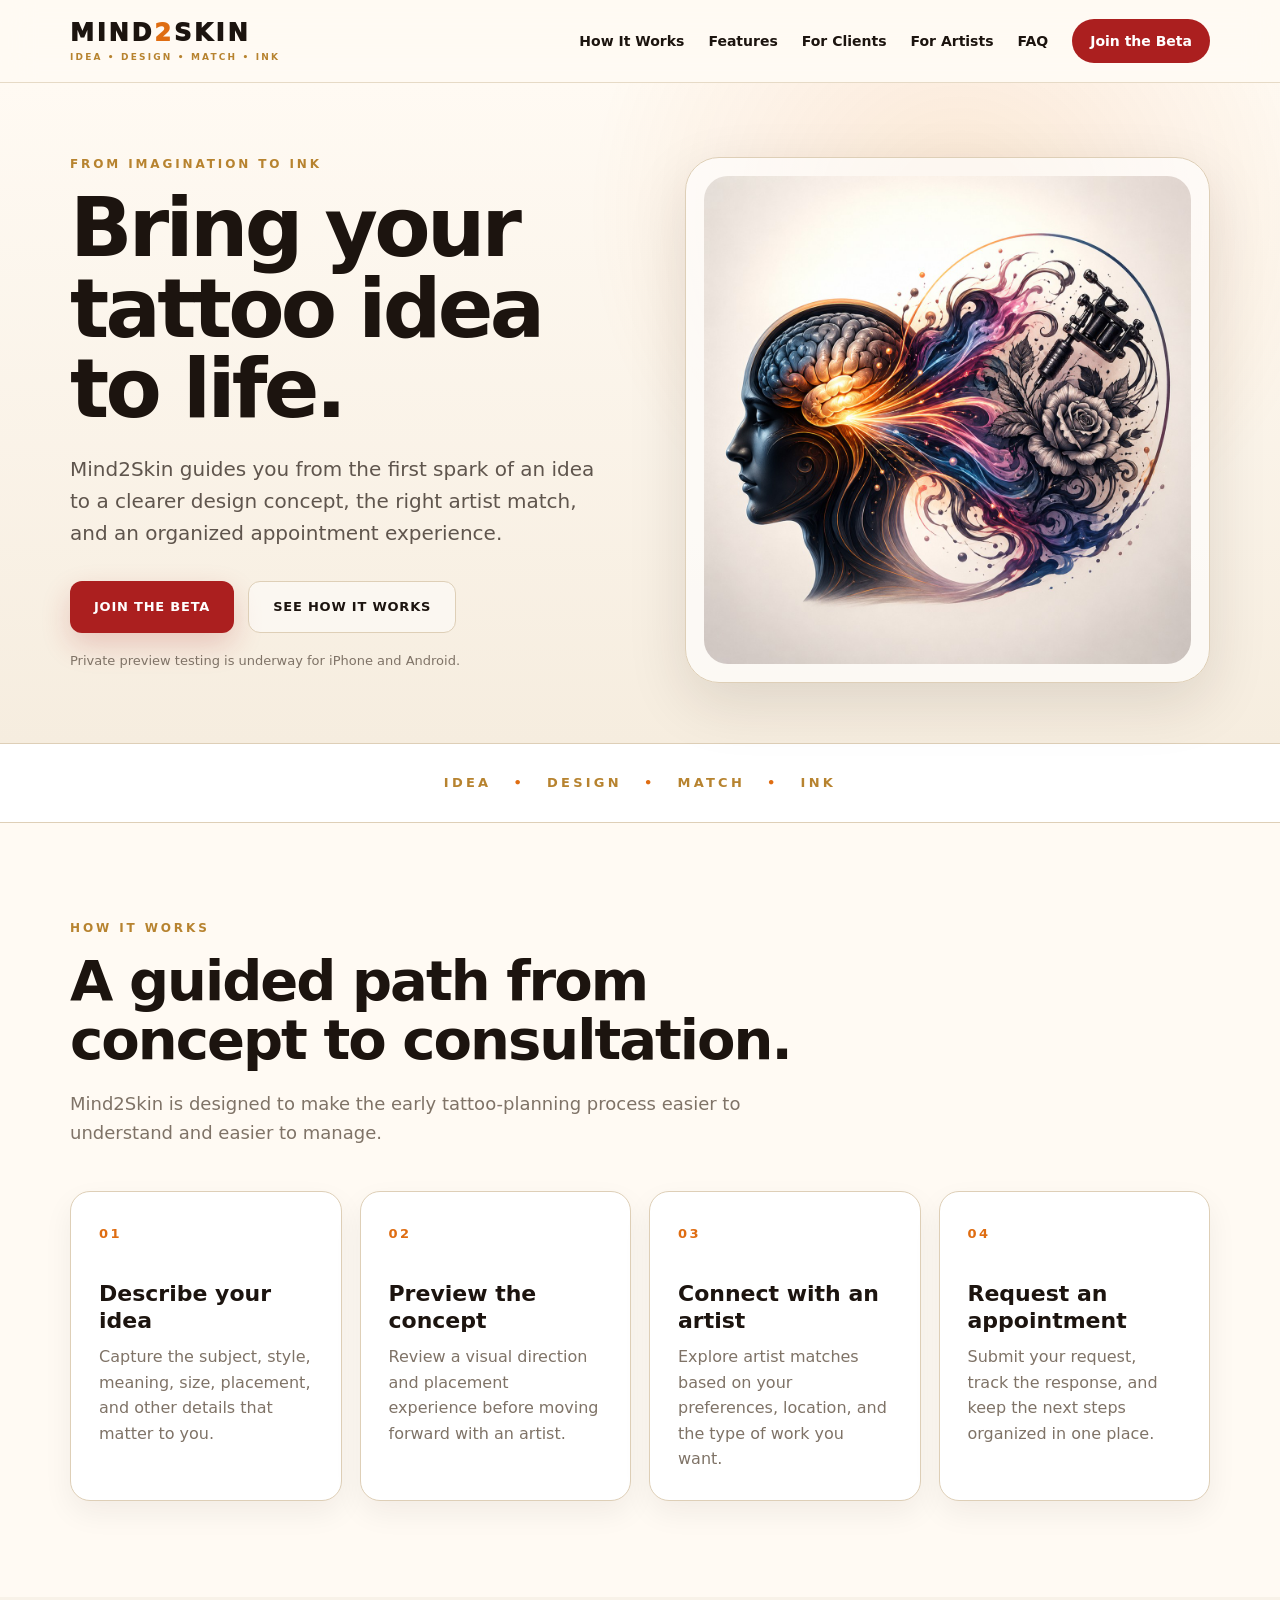
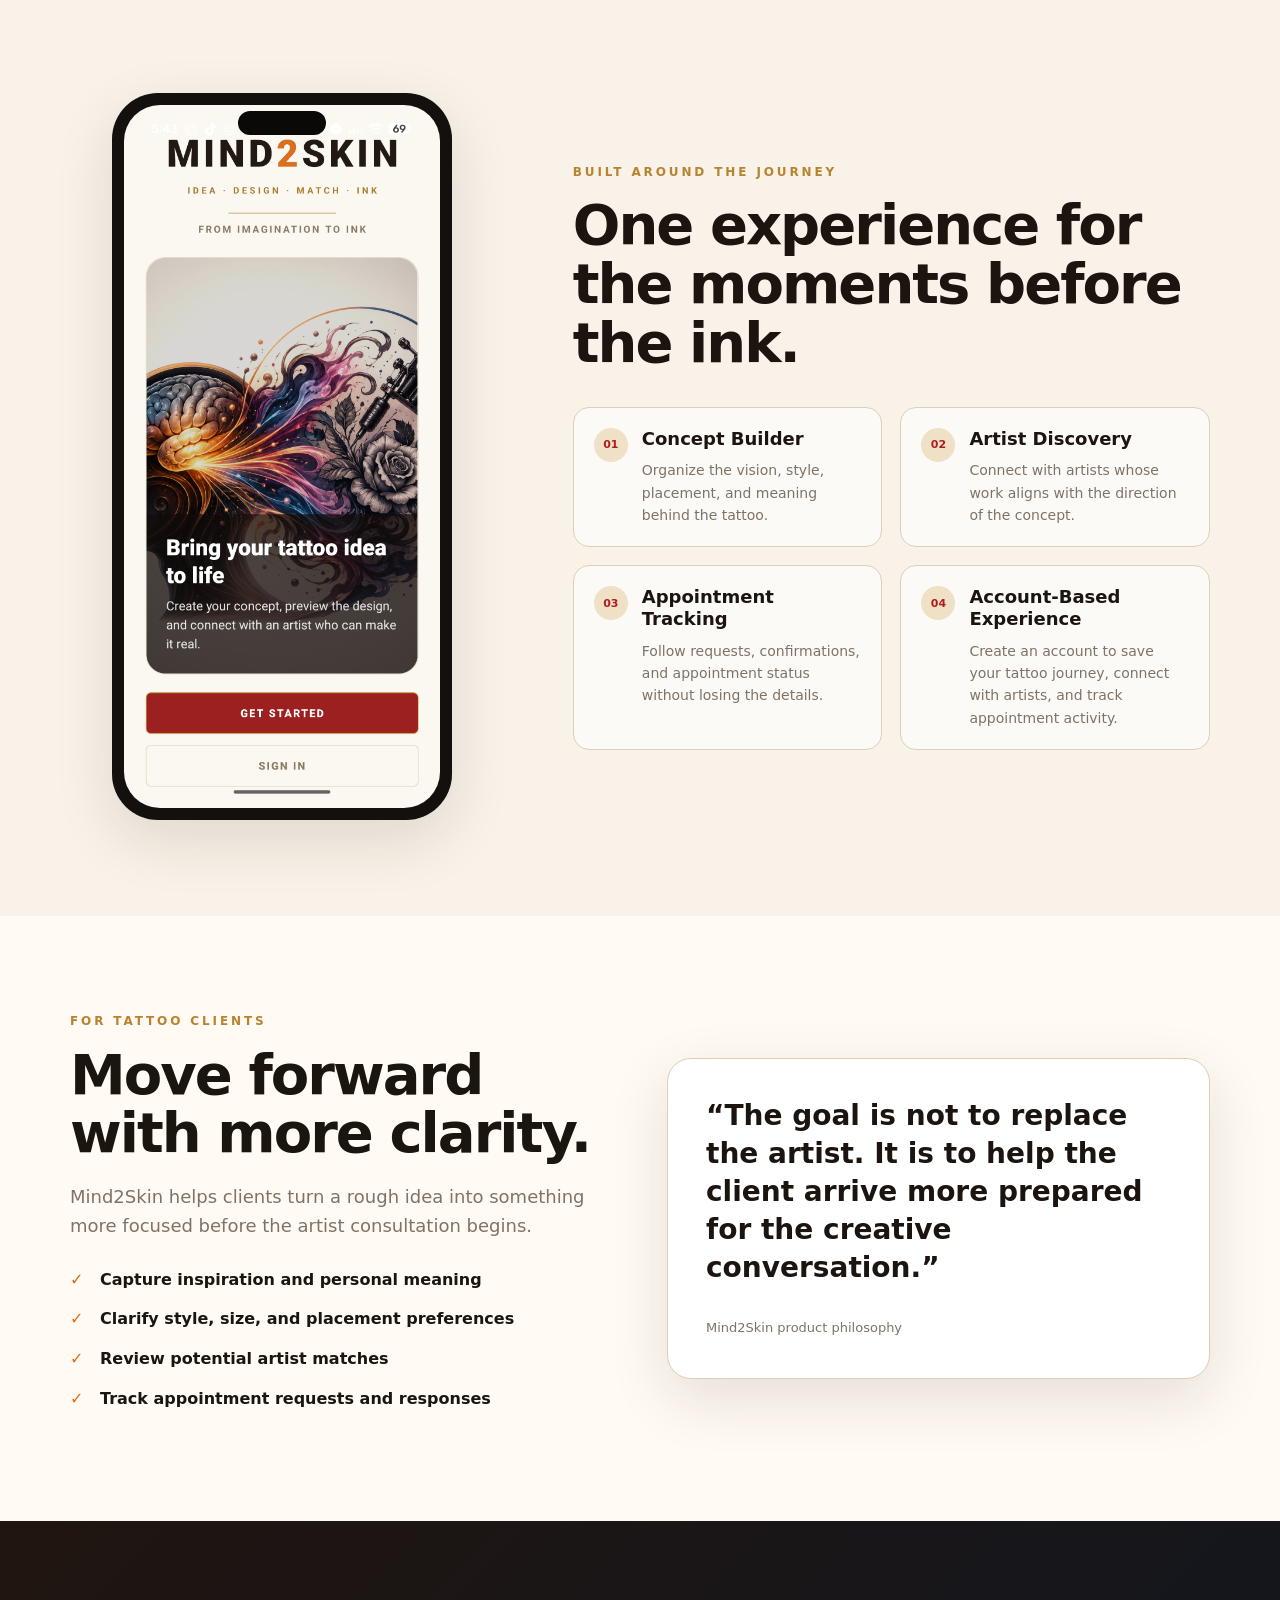
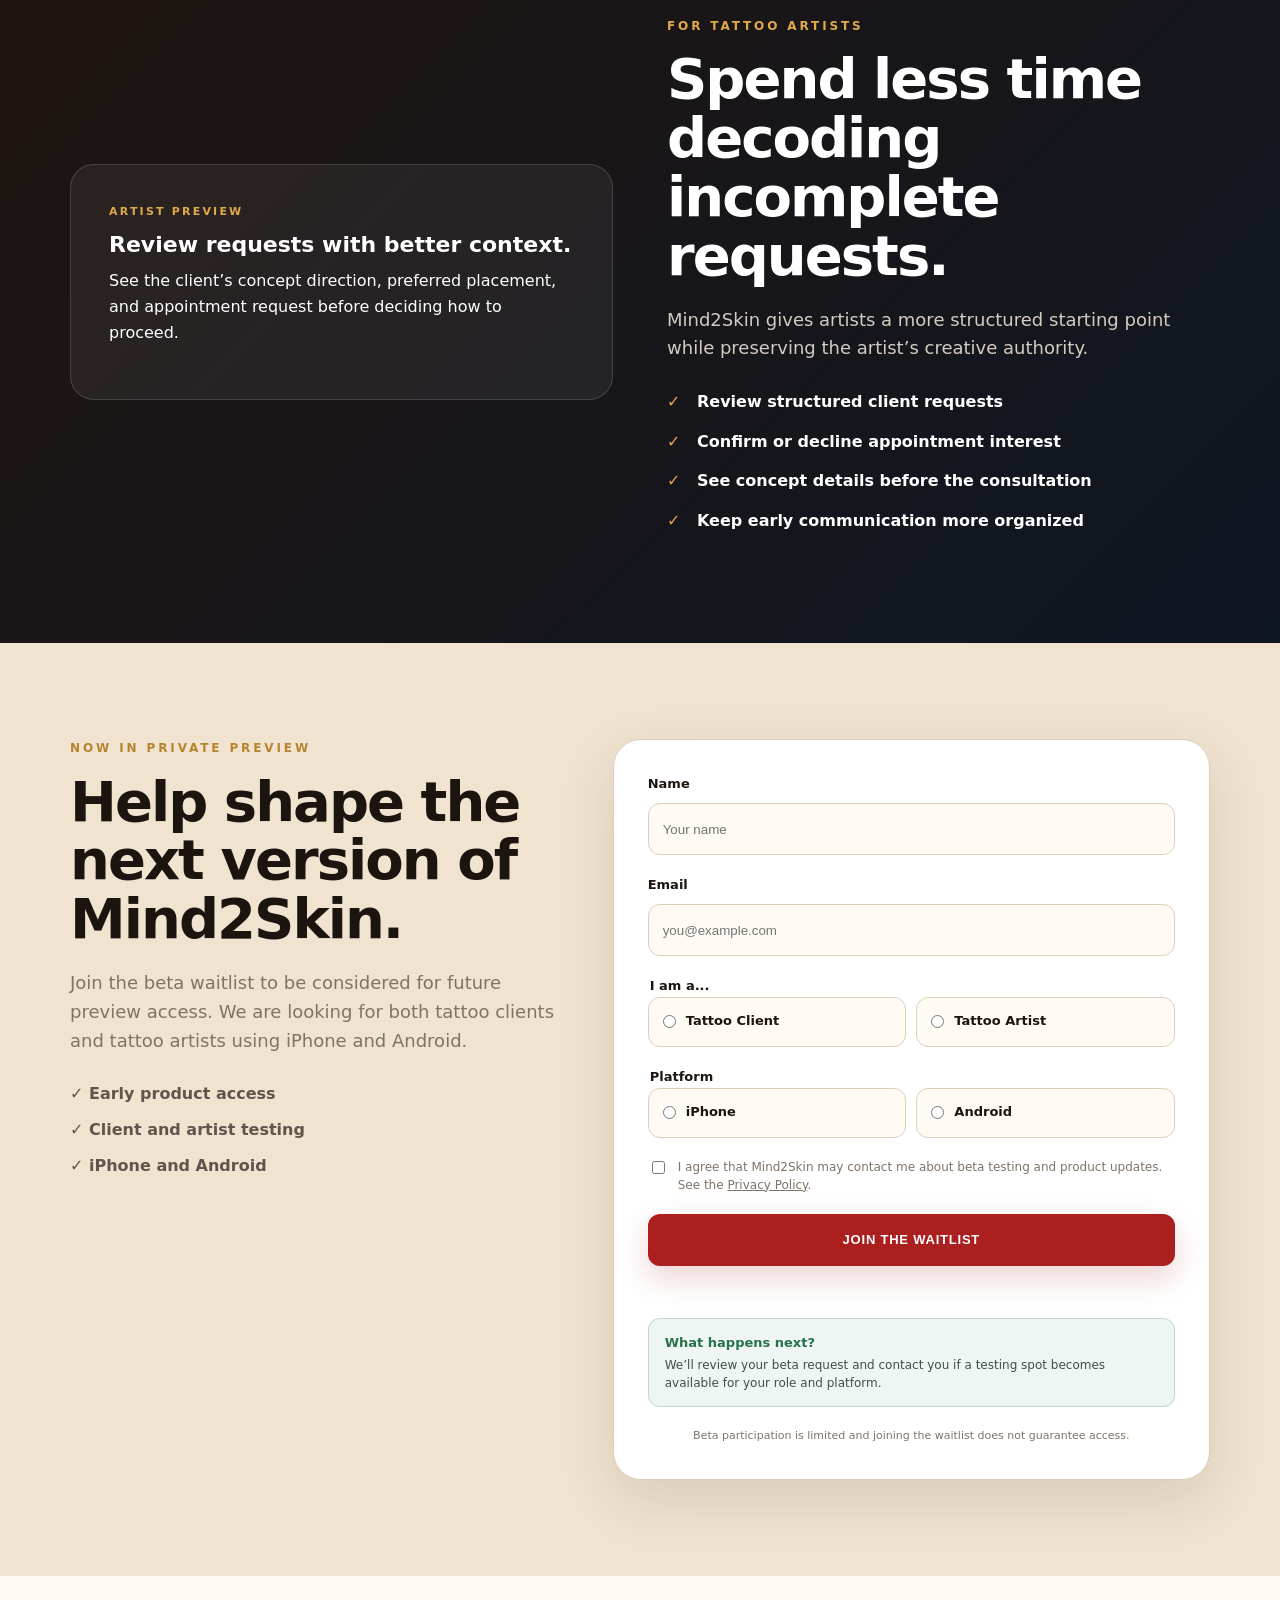
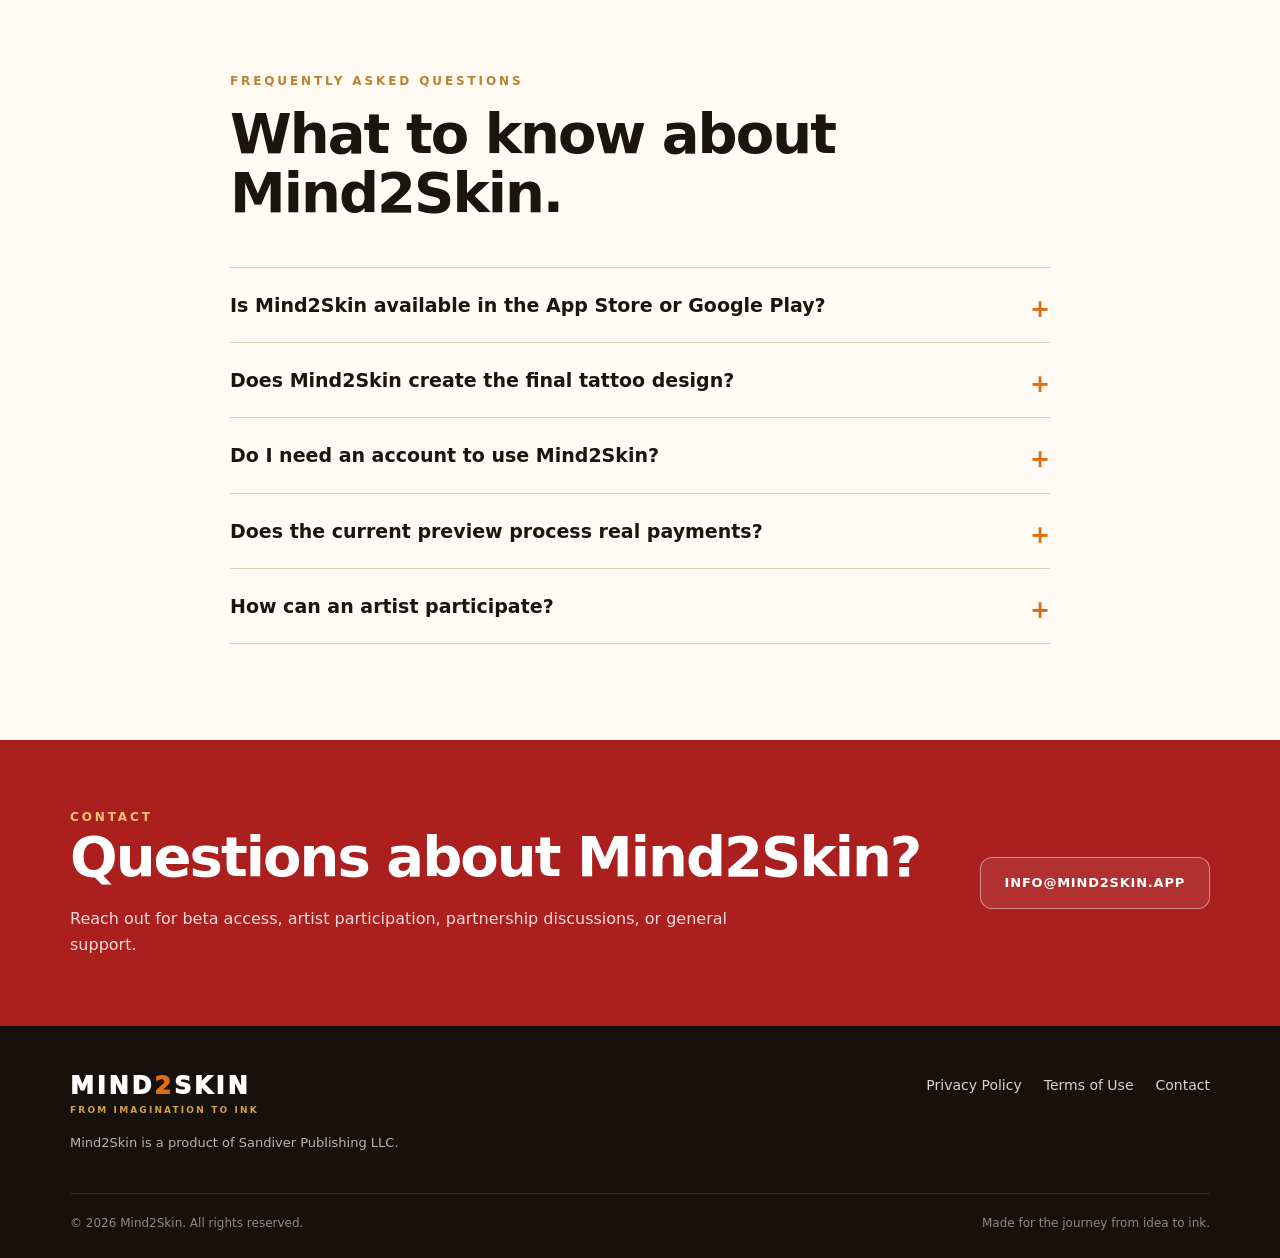
<file: index.html>
<!DOCTYPE html>
<html lang="en">
<head>
  <meta charset="utf-8">
  <meta name="viewport" content="width=device-width, initial-scale=1">
  <meta name="description" content="Mind2Skin helps turn tattoo ideas into clear concepts, artist matches, and appointment-ready plans.">
  <meta name="theme-color" content="#f8f2e8">
  <meta property="og:title" content="Mind2Skin — From Imagination to Ink">
  <meta property="og:description" content="Idea. Design. Match. Ink.">
  <meta property="og:type" content="website">
  <meta property="og:image" content="assets/mind2skin-hero-web.jpg">
  <title>Mind2Skin — From Imagination to Ink</title>
  <link rel="stylesheet" href="styles.css">
  <script defer src="script.js"></script>
</head>
<body>
<a class="skip-link" href="#main">Skip to content</a>
<header class="site-header">
  <div class="container header-inner">
    <a class="brand" href="#top" aria-label="Mind2Skin home">
      <span class="brand-word">MIND<span>2</span>SKIN</span>
      <small>Idea • Design • Match • Ink</small>
    </a>
    <button class="menu-toggle" aria-expanded="false" aria-controls="site-nav"><span class="sr-only">Toggle navigation</span><span></span><span></span><span></span></button>
    <nav id="site-nav" class="site-nav" aria-label="Primary navigation">
      <a href="#how-it-works">How It Works</a><a href="#features">Features</a><a href="#clients">For Clients</a><a href="#artists">For Artists</a><a href="#faq">FAQ</a>
      <a class="nav-cta" href="#beta">Join the Beta</a>
    </nav>
  </div>
</header>
<main id="main">
<section id="top" class="hero">
  <div class="container hero-grid">
    <div class="hero-copy">
      <p class="eyebrow">From Imagination to Ink</p>
      <h1>Bring your tattoo idea to life.</h1>
      <p class="hero-text">Mind2Skin guides you from the first spark of an idea to a clearer design concept, the right artist match, and an organized appointment experience.</p>
      <div class="hero-actions"><a class="button button-primary" href="#beta">Join the Beta</a><a class="button button-secondary" href="#how-it-works">See How It Works</a></div>
      <p class="release-note">Private preview testing is underway for iPhone and Android.</p>
    </div>
    <div class="hero-media"><div class="image-frame"><img src="assets/mind2skin-hero-web.jpg" alt="Mind2Skin concept artwork showing imagination flowing into tattoo art"></div></div>
  </div>
</section>
<section class="trust-strip"><div class="container process-strip"><span>IDEA</span><b>•</b><span>DESIGN</span><b>•</b><span>MATCH</span><b>•</b><span>INK</span></div></section>
<section id="how-it-works" class="section"><div class="container">
  <div class="section-heading"><p class="eyebrow">How It Works</p><h2>A guided path from concept to consultation.</h2><p>Mind2Skin is designed to make the early tattoo-planning process easier to understand and easier to manage.</p></div>
  <div class="steps-grid">
    <article class="step-card"><span class="step-number">01</span><h3>Describe your idea</h3><p>Capture the subject, style, meaning, size, placement, and other details that matter to you.</p></article>
    <article class="step-card"><span class="step-number">02</span><h3>Preview the concept</h3><p>Review a visual direction and placement experience before moving forward with an artist.</p></article>
    <article class="step-card"><span class="step-number">03</span><h3>Connect with an artist</h3><p>Explore artist matches based on your preferences, location, and the type of work you want.</p></article>
    <article class="step-card"><span class="step-number">04</span><h3>Request an appointment</h3><p>Submit your request, track the response, and keep the next steps organized in one place.</p></article>
  </div>
</div></section>
<section id="features" class="section section-alt"><div class="container feature-layout">
  <div class="phone-preview"><div class="phone-shell"><div class="phone-notch"></div><img src="assets/app-screenshot-web.jpg" alt="Mind2Skin mobile app welcome screen"></div></div>
  <div class="feature-copy"><p class="eyebrow">Built Around the Journey</p><h2>One experience for the moments before the ink.</h2>
    <div class="feature-list">
      <article><span class="feature-icon">01</span><div><h3>Concept Builder</h3><p>Organize the vision, style, placement, and meaning behind the tattoo.</p></div></article>
      <article><span class="feature-icon">02</span><div><h3>Artist Discovery</h3><p>Connect with artists whose work aligns with the direction of the concept.</p></div></article>
      <article><span class="feature-icon">03</span><div><h3>Appointment Tracking</h3><p>Follow requests, confirmations, and appointment status without losing the details.</p></div></article>
      <article><span class="feature-icon">04</span><div><h3>Account-Based Experience</h3><p>Create an account to save your tattoo journey, connect with artists, and track appointment activity.</p></div></article>
    </div>
  </div>
</div></section>
<section id="clients" class="section audience-section"><div class="container audience-grid">
  <div class="audience-copy"><p class="eyebrow">For Tattoo Clients</p><h2>Move forward with more clarity.</h2><p>Mind2Skin helps clients turn a rough idea into something more focused before the artist consultation begins.</p><ul class="check-list"><li>Capture inspiration and personal meaning</li><li>Clarify style, size, and placement preferences</li><li>Review potential artist matches</li><li>Track appointment requests and responses</li></ul></div>
  <div class="audience-card quote-card"><p>“The goal is not to replace the artist. It is to help the client arrive more prepared for the creative conversation.”</p><span>Mind2Skin product philosophy</span></div>
</div></section>
<section id="artists" class="section section-dark"><div class="container audience-grid">
  <div class="audience-card dark-card"><p class="card-label">Artist Preview</p><h3>Review requests with better context.</h3><p>See the client’s concept direction, preferred placement, and appointment request before deciding how to proceed.</p></div>
  <div class="audience-copy"><p class="eyebrow eyebrow-light">For Tattoo Artists</p><h2>Spend less time decoding incomplete requests.</h2><p>Mind2Skin gives artists a more structured starting point while preserving the artist’s creative authority.</p><ul class="check-list light-list"><li>Review structured client requests</li><li>Confirm or decline appointment interest</li><li>See concept details before the consultation</li><li>Keep early communication more organized</li></ul></div>
</div></section>
<section id="beta" class="section beta-section">
      <div class="container beta-layout">
        <div class="beta-intro">
          <p class="eyebrow">Now in Private Preview</p>
          <h2>Help shape the next version of Mind2Skin.</h2>
          <p>
            Join the beta waitlist to be considered for future preview access.
            We are looking for both tattoo clients and tattoo artists using iPhone and Android.
          </p>
          <div class="beta-points">
            <span>✓ Early product access</span>
            <span>✓ Client and artist testing</span>
            <span>✓ iPhone and Android</span>
          </div>
        </div>

        <div class="waitlist-card">
          <form
            id="beta-form"
            class="waitlist-form"
            action="https://formspree.io/f/mvkpgjrw"
            method="POST"
            data-waitlist-form
          >
            <input type="hidden" name="_subject" value="New Mind2Skin Beta Waitlist Signup">
            <input type="hidden" name="source" value="mind2skin.app">

            <div class="form-field">
              <label for="beta-name">Name</label>
              <input
                id="beta-name"
                name="name"
                type="text"
                autocomplete="name"
                placeholder="Your name"
                required
              >
            </div>

            <div class="form-field">
              <label for="beta-email">Email</label>
              <input
                id="beta-email"
                name="email"
                type="email"
                autocomplete="email"
                placeholder="you@example.com"
                required
              >
            </div>

            <fieldset class="form-field">
              <legend>I am a...</legend>
              <div class="choice-grid">
                <label class="choice">
                  <input type="radio" name="user_type" value="Tattoo Client" required>
                  <span>Tattoo Client</span>
                </label>
                <label class="choice">
                  <input type="radio" name="user_type" value="Tattoo Artist" required>
                  <span>Tattoo Artist</span>
                </label>
              </div>
            </fieldset>

            <fieldset class="form-field">
              <legend>Platform</legend>
              <div class="choice-grid">
                <label class="choice">
                  <input type="radio" name="platform" value="iPhone" required>
                  <span>iPhone</span>
                </label>
                <label class="choice">
                  <input type="radio" name="platform" value="Android" required>
                  <span>Android</span>
                </label>
              </div>
            </fieldset>

            <label class="consent">
              <input type="checkbox" name="beta_consent" value="Yes" required>
              <span>
                I agree that Mind2Skin may contact me about beta testing and product updates.
                See the <a href="privacy.html">Privacy Policy</a>.
              </span>
            </label>

            <button class="button button-primary form-submit" type="submit" data-submit-button>
              Join the Waitlist
            </button>

            <div class="form-feedback" aria-live="polite">
              <p class="form-status" data-form-status></p>
              <div class="next-steps" data-next-steps hidden>
                <strong>What happens next?</strong>
                <span>We’ll review your beta request and contact you if a testing spot becomes available for your role and platform.</span>
              </div>
            </div>
            <p class="form-note">
              Beta participation is limited and joining the waitlist does not guarantee access.
            </p>
          </form>
        </div>
      </div>
    </section>

    <section id="faq" class="section"><div class="container narrow"><div class="section-heading"><p class="eyebrow">Frequently Asked Questions</p><h2>What to know about Mind2Skin.</h2></div>
  <div class="faq-list">
    <details><summary>Is Mind2Skin available in the App Store or Google Play?</summary><p>Not yet. Mind2Skin is currently being tested through private preview builds for iPhone and Android.</p></details>
    <details><summary>Does Mind2Skin create the final tattoo design?</summary><p>No. Mind2Skin helps organize and communicate the concept. The tattoo artist remains responsible for the final artwork, suitability, and execution.</p></details>
    <details><summary>Do I need an account to use Mind2Skin?</summary><p>Yes. A Mind2Skin account is required to create and save requests, connect with matched artists, and track appointment activity.</p></details>
    <details><summary>Does the current preview process real payments?</summary><p>No. Payment functionality shown in the preview is not yet active and does not process real transactions.</p></details>
    <details><summary>How can an artist participate?</summary><p>Artists interested in preview testing or future participation can contact us at info@mind2skin.app.</p></details>
  </div>
</div></section>
<section class="contact-section"><div class="container contact-inner"><div><p class="eyebrow">Contact</p><h2>Questions about Mind2Skin?</h2><p>Reach out for beta access, artist participation, partnership discussions, or general support.</p></div><a class="button button-secondary light-button" href="mailto:info@mind2skin.app">info@mind2skin.app</a></div></section>
</main>
<footer class="site-footer"><div class="container footer-grid"><div><div class="brand footer-brand"><span class="brand-word">MIND<span>2</span>SKIN</span><small>From Imagination to Ink</small></div><p>Mind2Skin is a product of Sandiver Publishing LLC.</p></div><div class="footer-links"><a href="privacy.html">Privacy Policy</a><a href="terms.html">Terms of Use</a><a href="mailto:info@mind2skin.app">Contact</a></div></div><div class="container footer-bottom"><span>© <span data-year></span> Mind2Skin. All rights reserved.</span><span>Made for the journey from idea to ink.</span></div></footer>
</body></html>
</file>
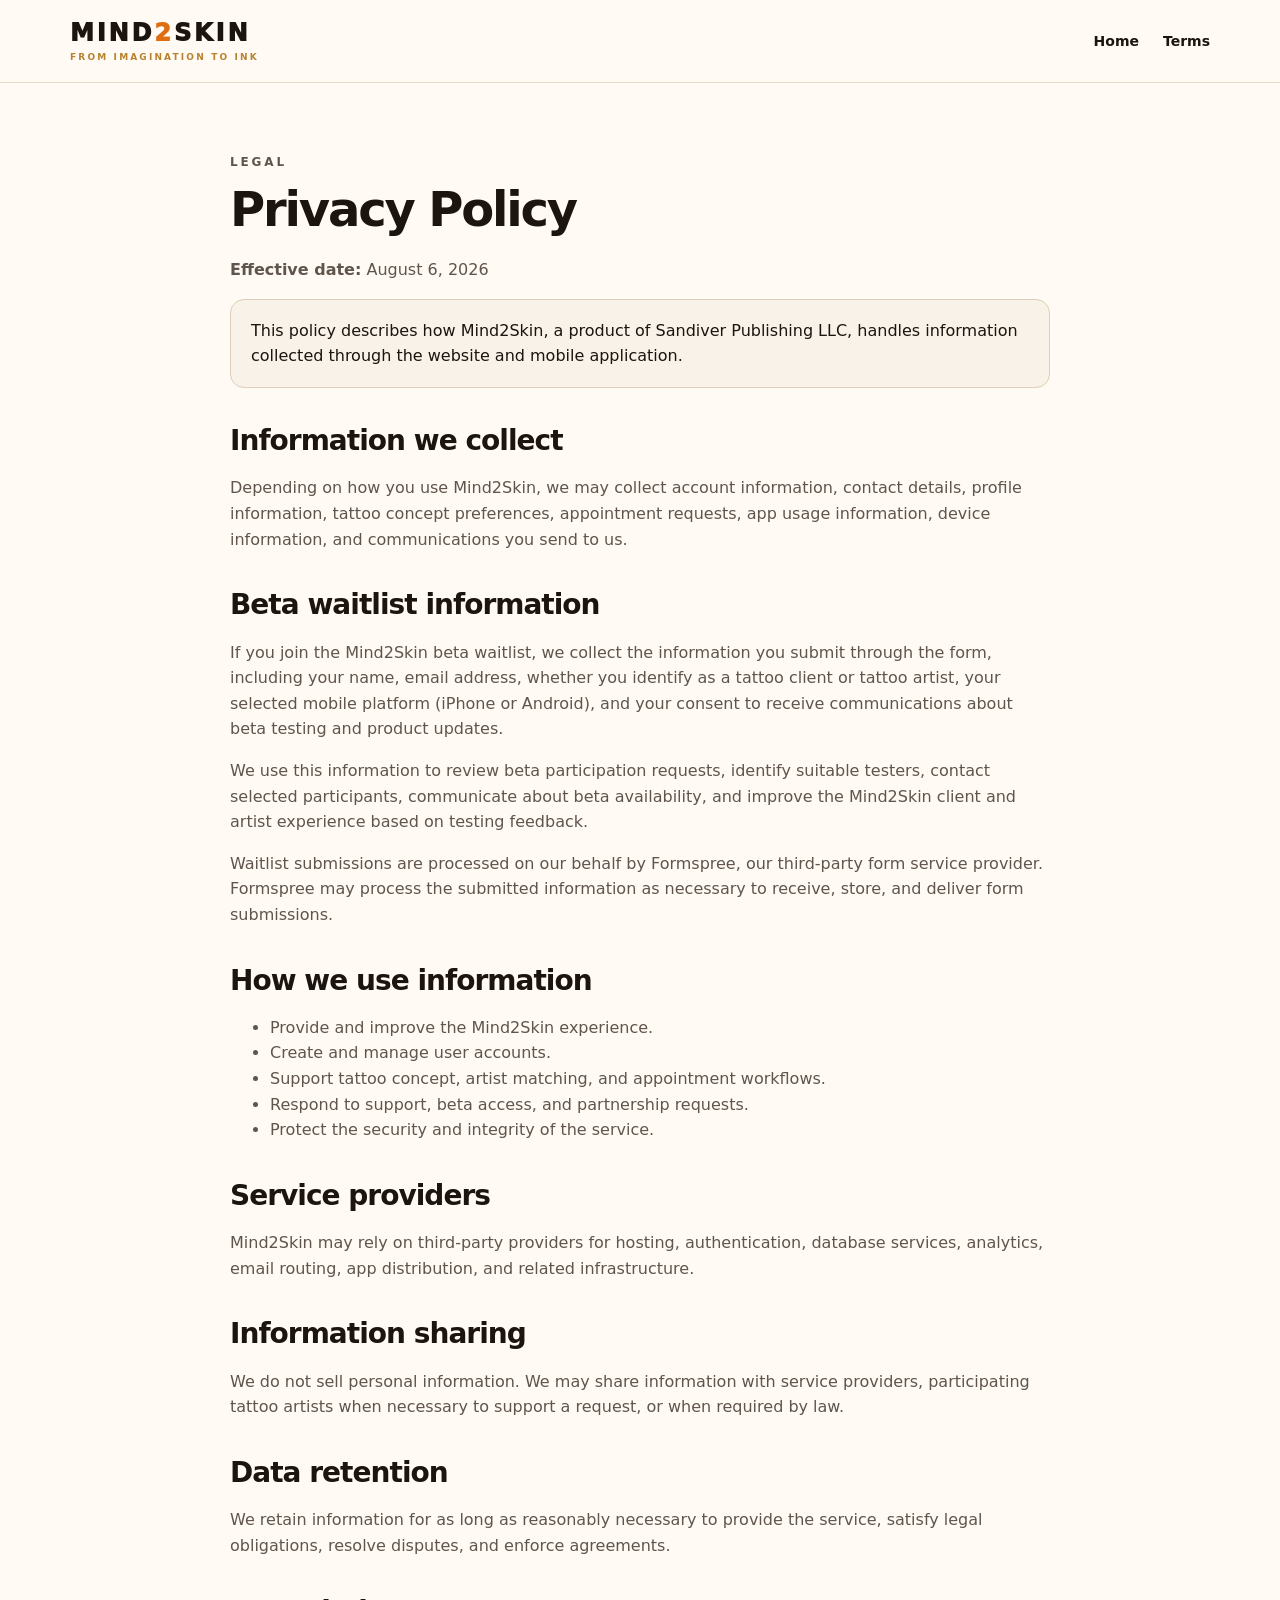
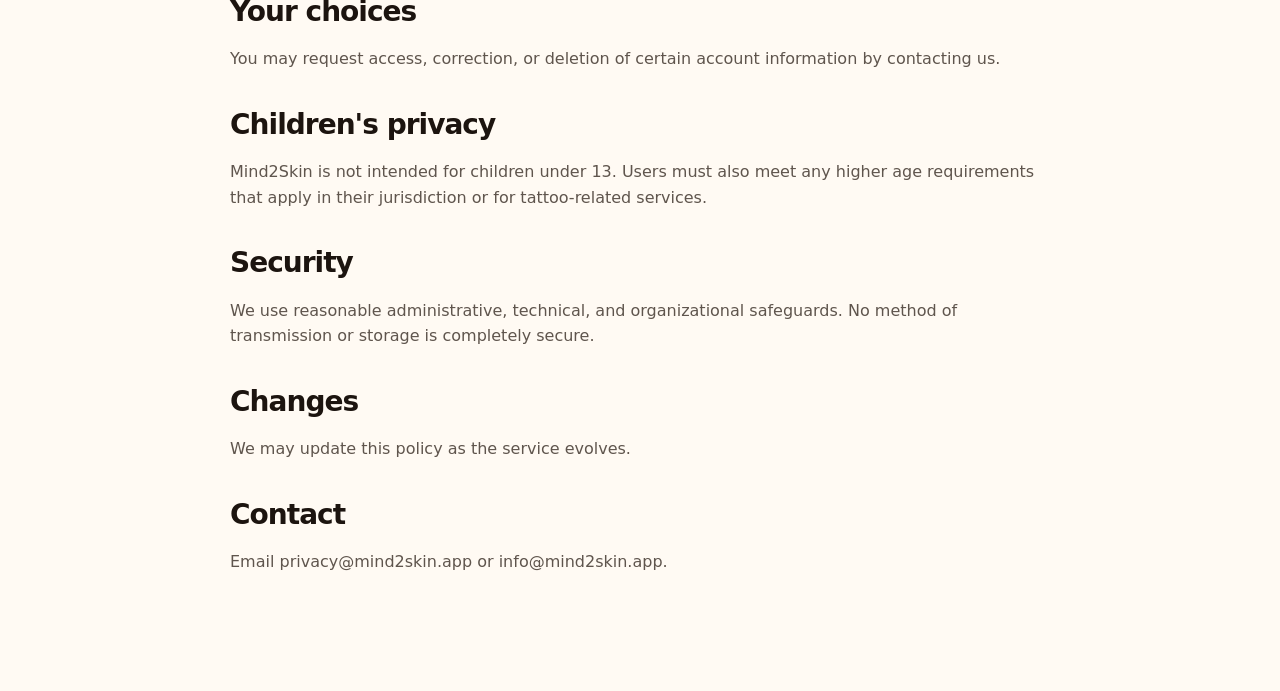
<file: privacy.html>
<!DOCTYPE html><html lang="en"><head><meta charset="utf-8"><meta name="viewport" content="width=device-width,initial-scale=1"><title>Privacy Policy — Mind2Skin</title><link rel="stylesheet" href="styles.css"></head><body><header class="site-header"><div class="container header-inner"><a class="brand" href="index.html"><span class="brand-word">MIND<span>2</span>SKIN</span><small>From Imagination to Ink</small></a><nav class="site-nav" style="display:flex"><a href="index.html">Home</a><a href="terms.html">Terms</a></nav></div></header><main class="legal-page"><div class="container narrow"><p class="eyebrow">Legal</p><h1>Privacy Policy</h1><p><strong>Effective date:</strong> August 6, 2026</p><div class="legal-note">This policy describes how Mind2Skin, a product of Sandiver Publishing LLC, handles information collected through the website and mobile application.</div><h2>Information we collect</h2><p>Depending on how you use Mind2Skin, we may collect account information, contact details, profile information, tattoo concept preferences, appointment requests, app usage information, device information, and communications you send to us.</p><h2>Beta waitlist information</h2>
      <p>
        If you join the Mind2Skin beta waitlist, we collect the information you submit through the form,
        including your name, email address, whether you identify as a tattoo client or tattoo artist,
        your selected mobile platform (iPhone or Android), and your consent to receive communications
        about beta testing and product updates.
      </p>
      <p>
        We use this information to review beta participation requests, identify suitable testers,
        contact selected participants, communicate about beta availability, and improve the Mind2Skin
        client and artist experience based on testing feedback.
      </p>
      <p>
        Waitlist submissions are processed on our behalf by Formspree, our third-party form service provider.
        Formspree may process the submitted information as necessary to receive, store, and deliver form submissions.
      </p>

      <h2>How we use information</h2><ul><li>Provide and improve the Mind2Skin experience.</li><li>Create and manage user accounts.</li><li>Support tattoo concept, artist matching, and appointment workflows.</li><li>Respond to support, beta access, and partnership requests.</li><li>Protect the security and integrity of the service.</li></ul><h2>Service providers</h2><p>Mind2Skin may rely on third-party providers for hosting, authentication, database services, analytics, email routing, app distribution, and related infrastructure.</p><h2>Information sharing</h2><p>We do not sell personal information. We may share information with service providers, participating tattoo artists when necessary to support a request, or when required by law.</p><h2>Data retention</h2><p>We retain information for as long as reasonably necessary to provide the service, satisfy legal obligations, resolve disputes, and enforce agreements.</p><h2>Your choices</h2><p>You may request access, correction, or deletion of certain account information by contacting us.</p><h2>Children's privacy</h2><p>Mind2Skin is not intended for children under 13. Users must also meet any higher age requirements that apply in their jurisdiction or for tattoo-related services.</p><h2>Security</h2><p>We use reasonable administrative, technical, and organizational safeguards. No method of transmission or storage is completely secure.</p><h2>Changes</h2><p>We may update this policy as the service evolves.</p><h2>Contact</h2><p>Email <a href="mailto:privacy@mind2skin.app">privacy@mind2skin.app</a> or <a href="mailto:info@mind2skin.app">info@mind2skin.app</a>.</p></div></main></body></html>
</file>
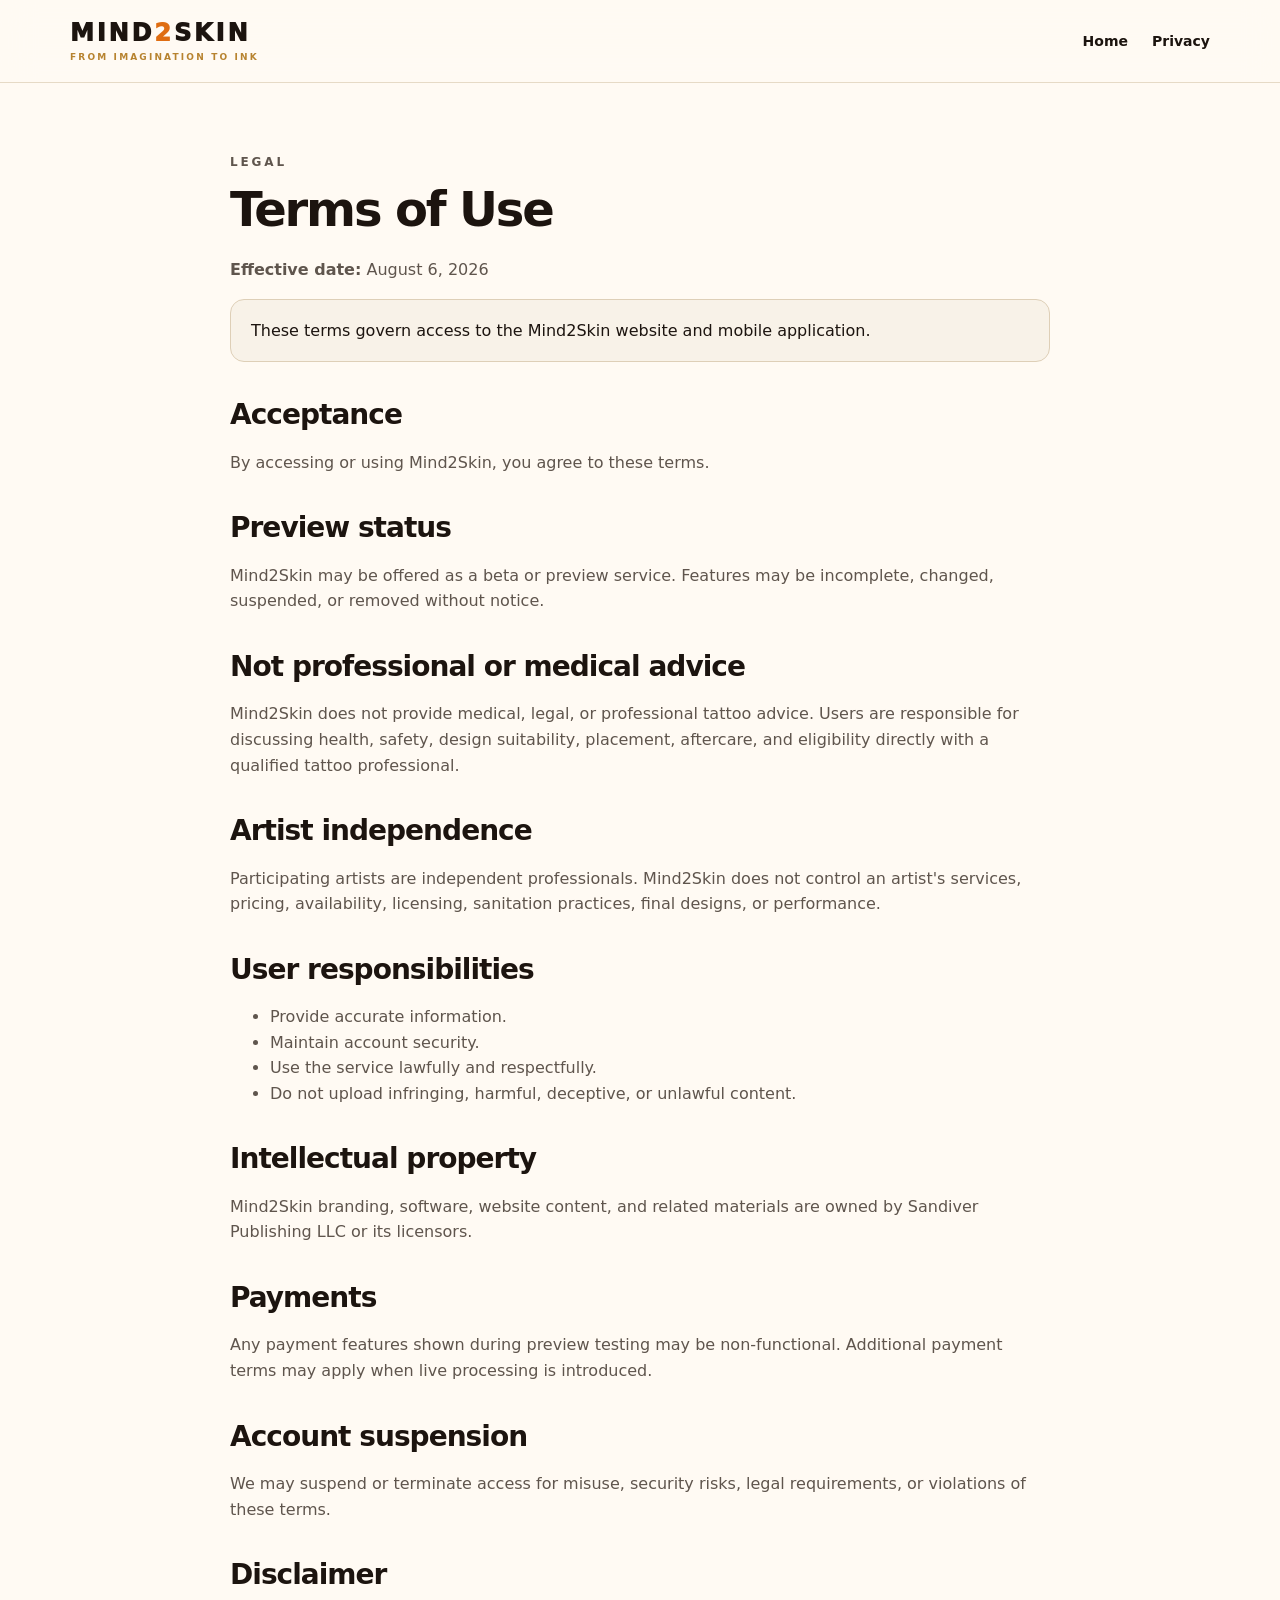
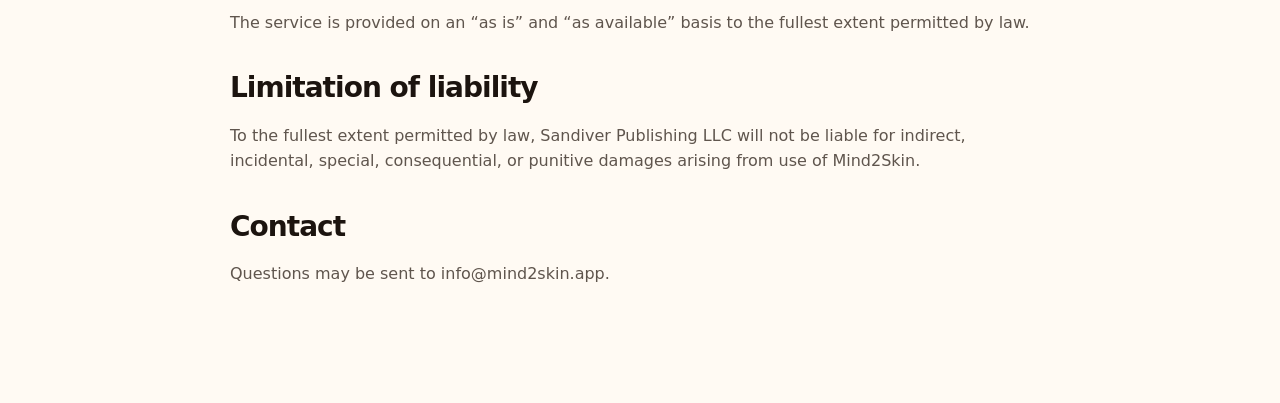
<file: terms.html>
<!DOCTYPE html><html lang="en"><head><meta charset="utf-8"><meta name="viewport" content="width=device-width,initial-scale=1"><title>Terms of Use — Mind2Skin</title><link rel="stylesheet" href="styles.css"></head><body><header class="site-header"><div class="container header-inner"><a class="brand" href="index.html"><span class="brand-word">MIND<span>2</span>SKIN</span><small>From Imagination to Ink</small></a><nav class="site-nav" style="display:flex"><a href="index.html">Home</a><a href="privacy.html">Privacy</a></nav></div></header><main class="legal-page"><div class="container narrow"><p class="eyebrow">Legal</p><h1>Terms of Use</h1><p><strong>Effective date:</strong> August 6, 2026</p><div class="legal-note">These terms govern access to the Mind2Skin website and mobile application.</div><h2>Acceptance</h2><p>By accessing or using Mind2Skin, you agree to these terms.</p><h2>Preview status</h2><p>Mind2Skin may be offered as a beta or preview service. Features may be incomplete, changed, suspended, or removed without notice.</p><h2>Not professional or medical advice</h2><p>Mind2Skin does not provide medical, legal, or professional tattoo advice. Users are responsible for discussing health, safety, design suitability, placement, aftercare, and eligibility directly with a qualified tattoo professional.</p><h2>Artist independence</h2><p>Participating artists are independent professionals. Mind2Skin does not control an artist's services, pricing, availability, licensing, sanitation practices, final designs, or performance.</p><h2>User responsibilities</h2><ul><li>Provide accurate information.</li><li>Maintain account security.</li><li>Use the service lawfully and respectfully.</li><li>Do not upload infringing, harmful, deceptive, or unlawful content.</li></ul><h2>Intellectual property</h2><p>Mind2Skin branding, software, website content, and related materials are owned by Sandiver Publishing LLC or its licensors.</p><h2>Payments</h2><p>Any payment features shown during preview testing may be non-functional. Additional payment terms may apply when live processing is introduced.</p><h2>Account suspension</h2><p>We may suspend or terminate access for misuse, security risks, legal requirements, or violations of these terms.</p><h2>Disclaimer</h2><p>The service is provided on an “as is” and “as available” basis to the fullest extent permitted by law.</p><h2>Limitation of liability</h2><p>To the fullest extent permitted by law, Sandiver Publishing LLC will not be liable for indirect, incidental, special, consequential, or punitive damages arising from use of Mind2Skin.</p><h2>Contact</h2><p>Questions may be sent to <a href="mailto:info@mind2skin.app">info@mind2skin.app</a>.</p></div></main></body></html>
</file>
<file: styles.css>
:root{--cream:#f8f2e8;--cream2:#fffaf3;--ink:#1c140f;--muted:#7f7367;--line:#decfb7;--gold:#b7832f;--orange:#df6d12;--red:#ab1f1f;--red2:#861717;--white:#fff;--shadow:0 20px 60px rgba(39,24,14,.12)}*{box-sizing:border-box}html{scroll-behavior:smooth}body{margin:0;font-family:Inter,ui-sans-serif,system-ui,-apple-system,BlinkMacSystemFont,"Segoe UI",sans-serif;color:var(--ink);background:var(--cream2);line-height:1.6}img{max-width:100%;display:block}a{color:inherit;text-decoration:none}.container{width:min(1140px,calc(100% - 40px));margin:0 auto}.narrow{width:min(820px,calc(100% - 40px))}.section{padding:96px 0}.skip-link{position:absolute;left:-9999px;top:10px;background:var(--ink);color:#fff;padding:10px 14px;border-radius:8px;z-index:1000}.skip-link:focus{left:10px}.sr-only{position:absolute;width:1px;height:1px;padding:0;margin:-1px;overflow:hidden;clip:rect(0,0,0,0);white-space:nowrap;border:0}.site-header{position:sticky;top:0;z-index:50;background:rgba(255,250,243,.92);backdrop-filter:blur(16px);border-bottom:1px solid rgba(222,207,183,.75)}.header-inner{min-height:82px;display:flex;align-items:center;justify-content:space-between;gap:24px}.brand{display:flex;flex-direction:column;line-height:1}.brand-word{font-size:24px;font-weight:950;letter-spacing:.12em}.brand-word span{color:var(--orange)}.brand small{margin-top:8px;font-size:9px;font-weight:800;letter-spacing:.24em;text-transform:uppercase;color:var(--gold)}.site-nav{display:flex;align-items:center;gap:24px;font-size:14px;font-weight:750}.site-nav a:hover{color:var(--red)}.nav-cta{padding:11px 18px;border-radius:999px;background:var(--red);color:#fff!important}.menu-toggle{display:none;border:0;background:transparent;padding:10px}.menu-toggle span:not(.sr-only){display:block;width:24px;height:2px;background:var(--ink);margin:5px 0}.hero{padding:72px 0 58px;background:radial-gradient(circle at 75% 20%,rgba(223,109,18,.13),transparent 34%),linear-gradient(180deg,#fffaf3 0%,#f6eddf 100%)}.hero-grid{display:grid;grid-template-columns:1.02fr .98fr;align-items:center;gap:68px}.eyebrow{margin:0 0 14px;color:var(--gold);font-size:12px;font-weight:900;letter-spacing:.24em;text-transform:uppercase}h1,h2,h3,p{margin-top:0}h1{font-size:clamp(46px,7vw,82px);line-height:.98;letter-spacing:-.045em;margin-bottom:24px}h2{font-size:clamp(34px,4.8vw,56px);line-height:1.05;letter-spacing:-.035em;margin-bottom:20px}h3{font-size:22px;line-height:1.2;margin-bottom:10px}.hero-text{max-width:640px;font-size:20px;color:#5f554d}.hero-actions{display:flex;flex-wrap:wrap;gap:14px;margin-top:32px}.button{display:inline-flex;align-items:center;justify-content:center;min-height:52px;padding:0 24px;border-radius:12px;font-weight:900;letter-spacing:.06em;text-transform:uppercase;font-size:13px;transition:.2s}.button:hover{transform:translateY(-2px)}.button-primary{background:var(--red);color:#fff;box-shadow:0 12px 30px rgba(171,31,31,.2)}.button-primary:hover{background:var(--red2)}.button-secondary{border:1px solid var(--line);background:rgba(255,255,255,.5)}.release-note{margin-top:18px;color:var(--muted);font-size:13px}.image-frame{padding:18px;border:1px solid var(--line);border-radius:34px;background:rgba(255,255,255,.65);box-shadow:var(--shadow)}.image-frame img{border-radius:24px}.trust-strip{border-top:1px solid var(--line);border-bottom:1px solid var(--line);background:#fff}.process-strip{min-height:78px;display:flex;align-items:center;justify-content:center;gap:22px;color:var(--gold);font-weight:900;letter-spacing:.25em;font-size:13px}.process-strip b{color:var(--orange)}.section-heading{max-width:760px;margin-bottom:44px}.section-heading>p:last-child{font-size:18px;color:var(--muted)}.steps-grid{display:grid;grid-template-columns:repeat(4,1fr);gap:18px}.step-card{padding:28px;border:1px solid var(--line);border-radius:20px;background:#fff;box-shadow:0 12px 30px rgba(39,24,14,.06)}.step-number{display:inline-block;margin-bottom:36px;color:var(--orange);font-size:13px;font-weight:900;letter-spacing:.18em}.step-card p{margin-bottom:0;color:var(--muted)}.section-alt{background:var(--cream)}.feature-layout{display:grid;grid-template-columns:.8fr 1.2fr;gap:78px;align-items:center}.phone-preview{display:flex;justify-content:center}.phone-shell{position:relative;width:min(340px,100%);padding:12px;border-radius:46px;background:#14100d;box-shadow:var(--shadow)}.phone-notch{position:absolute;z-index:2;top:18px;left:50%;transform:translateX(-50%);width:88px;height:24px;border-radius:999px;background:#0b0908}.phone-shell img{border-radius:36px}.feature-list{display:grid;grid-template-columns:1fr 1fr;gap:18px;margin-top:34px}.feature-list article{display:flex;gap:14px;padding:20px;border:1px solid var(--line);border-radius:16px;background:rgba(255,255,255,.65)}.feature-list h3{font-size:18px}.feature-list p{margin-bottom:0;color:var(--muted);font-size:14px}.feature-icon{flex:0 0 34px;height:34px;display:grid;place-items:center;border-radius:50%;background:#efe0c6;color:var(--red);font-size:11px;font-weight:900}.audience-grid{display:grid;grid-template-columns:1fr 1fr;gap:54px;align-items:center}.audience-copy>p:not(.eyebrow){font-size:18px;color:var(--muted)}.check-list{list-style:none;padding:0;margin:26px 0 0}.check-list li{position:relative;padding-left:30px;margin:14px 0;font-weight:700}.check-list li:before{content:"✓";position:absolute;left:0;color:var(--orange)}.audience-card{padding:38px;border-radius:24px;background:#fff;border:1px solid var(--line);box-shadow:var(--shadow)}.quote-card p{font-size:28px;line-height:1.35;font-weight:800}.quote-card span{color:var(--muted);font-size:13px}.section-dark{background:linear-gradient(135deg,#201510,#0f1723);color:#fff}.eyebrow-light{color:#e1a948}.dark-card{background:rgba(255,255,255,.06);border-color:rgba(255,255,255,.15);box-shadow:none}.card-label{color:#e1a948;font-size:11px;font-weight:900;letter-spacing:.2em;text-transform:uppercase}.section-dark .audience-copy>p:not(.eyebrow){color:#d6cbc3}.light-list li:before{color:#e1a948}.beta-section{background:#f0e4d1}.beta-card{display:flex;align-items:center;justify-content:space-between;gap:40px;padding:46px;border-radius:28px;background:#fff;border:1px solid var(--line);box-shadow:var(--shadow)}.beta-card div{max-width:760px}.faq-list{border-top:1px solid var(--line)}.faq-list details{border-bottom:1px solid var(--line);padding:22px 0}.faq-list summary{cursor:pointer;font-size:19px;font-weight:850;list-style:none}.faq-list summary:after{content:"+";float:right;color:var(--orange);font-size:24px}.faq-list details[open] summary:after{content:"–"}.faq-list p{margin:14px 0 0;color:var(--muted)}.contact-section{padding:68px 0;background:var(--red);color:#fff}.contact-inner{display:flex;align-items:center;justify-content:space-between;gap:30px}.contact-inner p{max-width:720px;margin-bottom:0;color:#f1dada}.contact-inner .eyebrow{color:#f3c575}.light-button{border-color:rgba(255,255,255,.45);color:#fff;background:rgba(255,255,255,.08)}.site-footer{padding:48px 0 24px;background:#17110e;color:#fff}.footer-grid{display:flex;justify-content:space-between;gap:40px}.footer-brand small{color:#d2a04b}.footer-grid p{margin:18px 0 0;color:#bfb2aa;font-size:13px}.footer-links{display:flex;gap:22px;flex-wrap:wrap;align-items:flex-start}.footer-links a{color:#ddd1c9;font-size:14px}.footer-bottom{display:flex;justify-content:space-between;gap:20px;margin-top:40px;padding-top:20px;border-top:1px solid rgba(255,255,255,.12);color:#93867f;font-size:12px}.legal-page{padding:70px 0 100px}.legal-page h1{font-size:48px}.legal-page h2{font-size:28px;margin-top:38px}.legal-page p,.legal-page li{color:#5f554d}.legal-note{padding:18px 20px;border:1px solid var(--line);border-radius:14px;background:var(--cream)}@media(max-width:900px){.menu-toggle{display:block}.site-nav{display:none;position:absolute;top:82px;left:20px;right:20px;flex-direction:column;align-items:stretch;gap:0;padding:16px;border:1px solid var(--line);border-radius:16px;background:#fff;box-shadow:var(--shadow)}.site-nav.open{display:flex}.site-nav a{padding:12px 8px}.nav-cta{text-align:center;margin-top:8px}.hero-grid,.feature-layout,.audience-grid{grid-template-columns:1fr}.hero-copy{text-align:center}.hero-actions{justify-content:center}.hero-media{max-width:650px;margin:0 auto}.steps-grid{grid-template-columns:1fr 1fr}.feature-copy{order:-1}}@media(max-width:640px){.container,.narrow{width:min(100% - 28px,1140px)}.section{padding:70px 0}.hero{padding:50px 0}h1{font-size:48px}h2{font-size:38px}.hero-text{font-size:17px}.hero-actions{flex-direction:column}.button{width:100%}.steps-grid,.feature-list{grid-template-columns:1fr}.process-strip{gap:10px;font-size:10px;letter-spacing:.16em}.beta-card,.contact-inner,.footer-grid,.footer-bottom{flex-direction:column;align-items:flex-start}.beta-card{padding:30px}.quote-card p{font-size:23px}.site-header .brand small{display:none}}


/* Beta waitlist form */
.beta-layout{
  display:grid;
  grid-template-columns:.9fr 1.1fr;
  gap:54px;
  align-items:start
}
.beta-intro>p:not(.eyebrow){font-size:18px;color:var(--muted)}
.beta-points{display:grid;gap:10px;margin-top:26px;font-weight:800;color:#5f554d}
.waitlist-card{
  padding:34px;
  border-radius:28px;
  background:#fff;
  border:1px solid var(--line);
  box-shadow:var(--shadow)
}
.waitlist-form{display:grid;gap:20px}
.form-field{display:grid;gap:8px;border:0;padding:0;margin:0}
.form-field label,.form-field legend{
  font-size:13px;
  font-weight:900;
  color:var(--ink)
}
.form-field input[type="text"],
.form-field input[type="email"]{
  width:100%;
  min-height:52px;
  padding:12px 14px;
  border:1px solid var(--line);
  border-radius:12px;
  background:#fffaf3;
  color:var(--ink);
  outline:none
}
.form-field input[type="text"]:focus,
.form-field input[type="email"]:focus{
  border-color:var(--gold);
  box-shadow:0 0 0 3px rgba(183,131,47,.12)
}
.choice-grid{display:grid;grid-template-columns:1fr 1fr;gap:10px}
.choice{
  position:relative;
  display:flex;
  align-items:center;
  min-height:50px;
  padding:12px 14px;
  border:1px solid var(--line);
  border-radius:12px;
  background:#fffaf3;
  cursor:pointer
}
.choice input{margin:0 10px 0 0;accent-color:var(--red)}
.choice:has(input:checked){
  border-color:var(--red);
  background:#fff3f1
}
.consent{
  display:flex;
  gap:10px;
  align-items:flex-start;
  color:var(--muted);
  font-size:12px;
  line-height:1.5
}
.consent input{margin-top:3px;accent-color:var(--red)}
.consent a{text-decoration:underline}
.form-submit{width:100%;border:0;cursor:pointer}
.form-submit:disabled{opacity:.65;cursor:not-allowed;transform:none}
.form-status{min-height:22px;margin:0;font-size:13px;font-weight:800;text-align:center}
.form-status.success{color:#26724b}
.form-status.error{color:#a61b1b}
.form-note{margin:0;color:var(--muted);font-size:11px;text-align:center}
@media (max-width:900px){
  .beta-layout{grid-template-columns:1fr}
}
@media (max-width:640px){
  .waitlist-card{padding:24px 18px}
  .choice-grid{grid-template-columns:1fr}
}

.form-feedback{display:grid;gap:10px}
.next-steps{
  display:grid;
  gap:4px;
  padding:14px 16px;
  border:1px solid rgba(38,114,75,.22);
  border-radius:12px;
  background:rgba(38,114,75,.07);
  color:#3d5146;
  font-size:12px;
  line-height:1.5
}
.next-steps strong{color:#26724b;font-size:13px}
</file>
